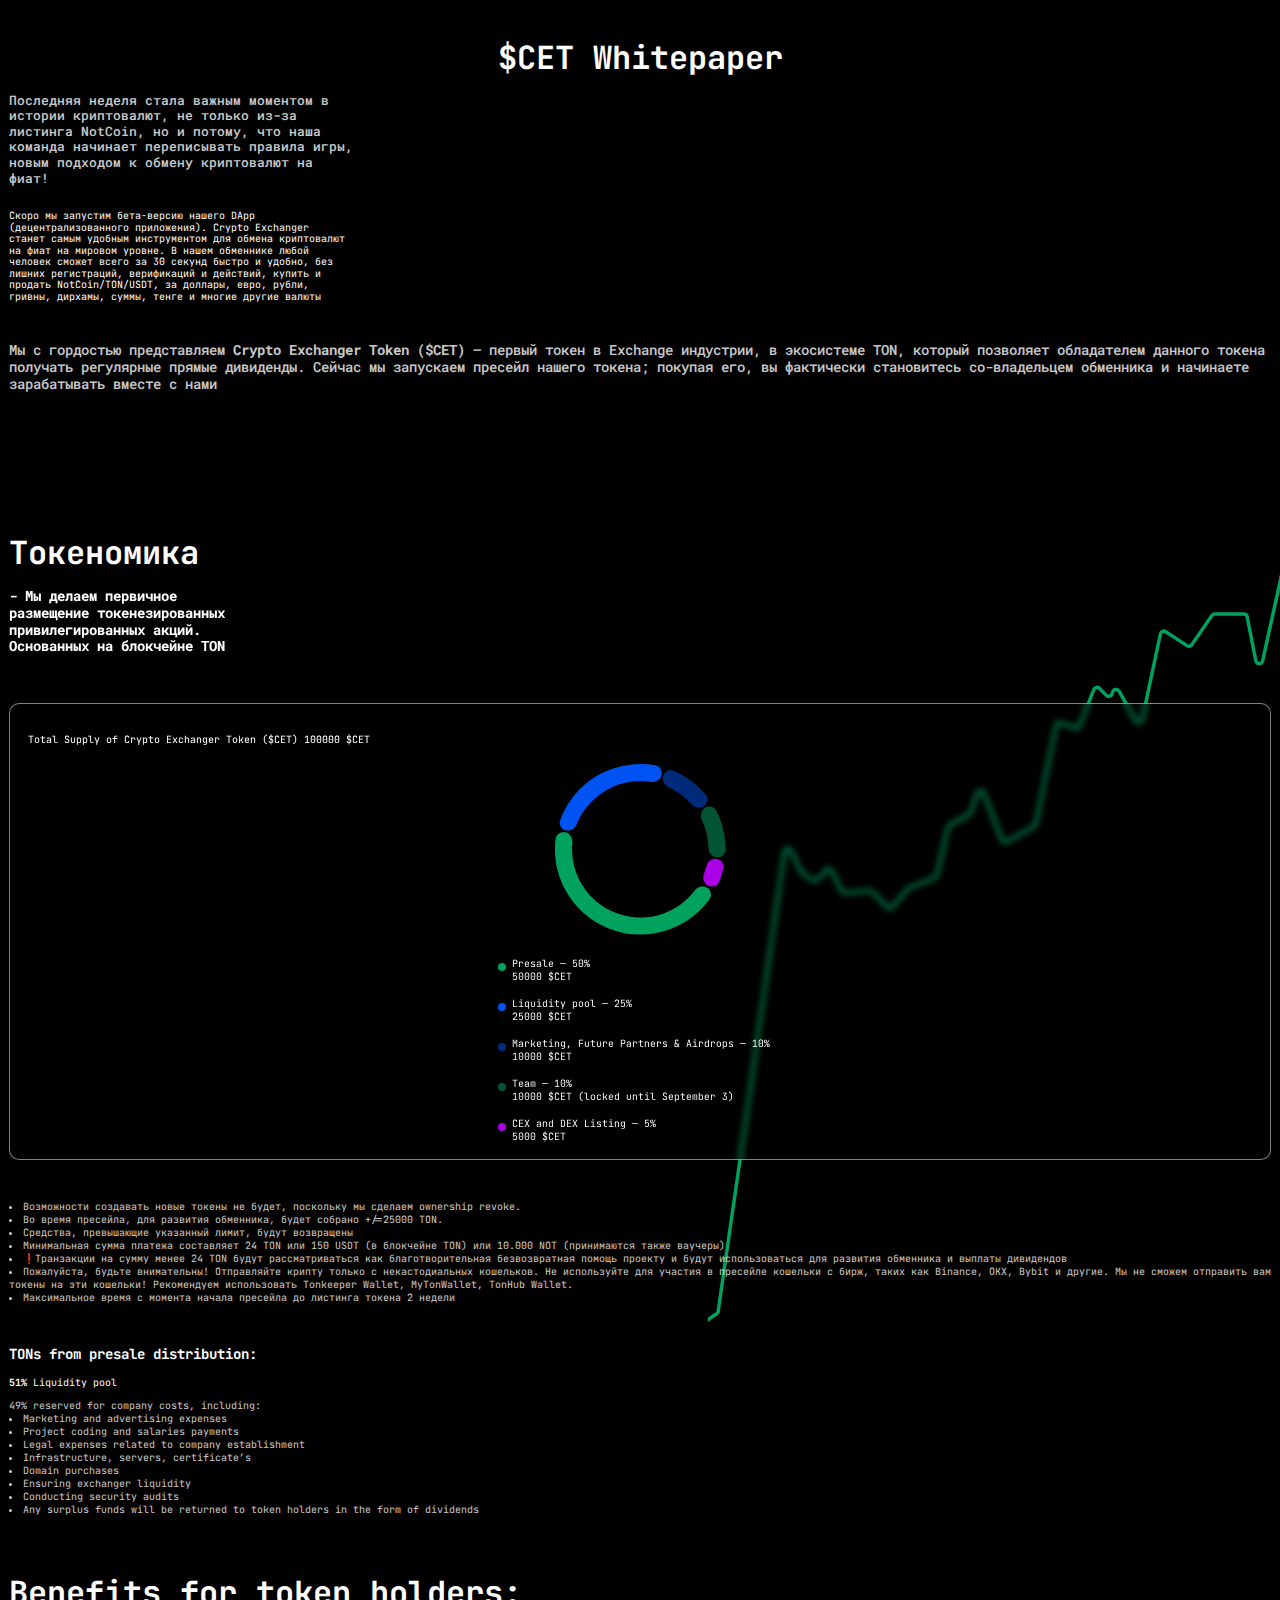
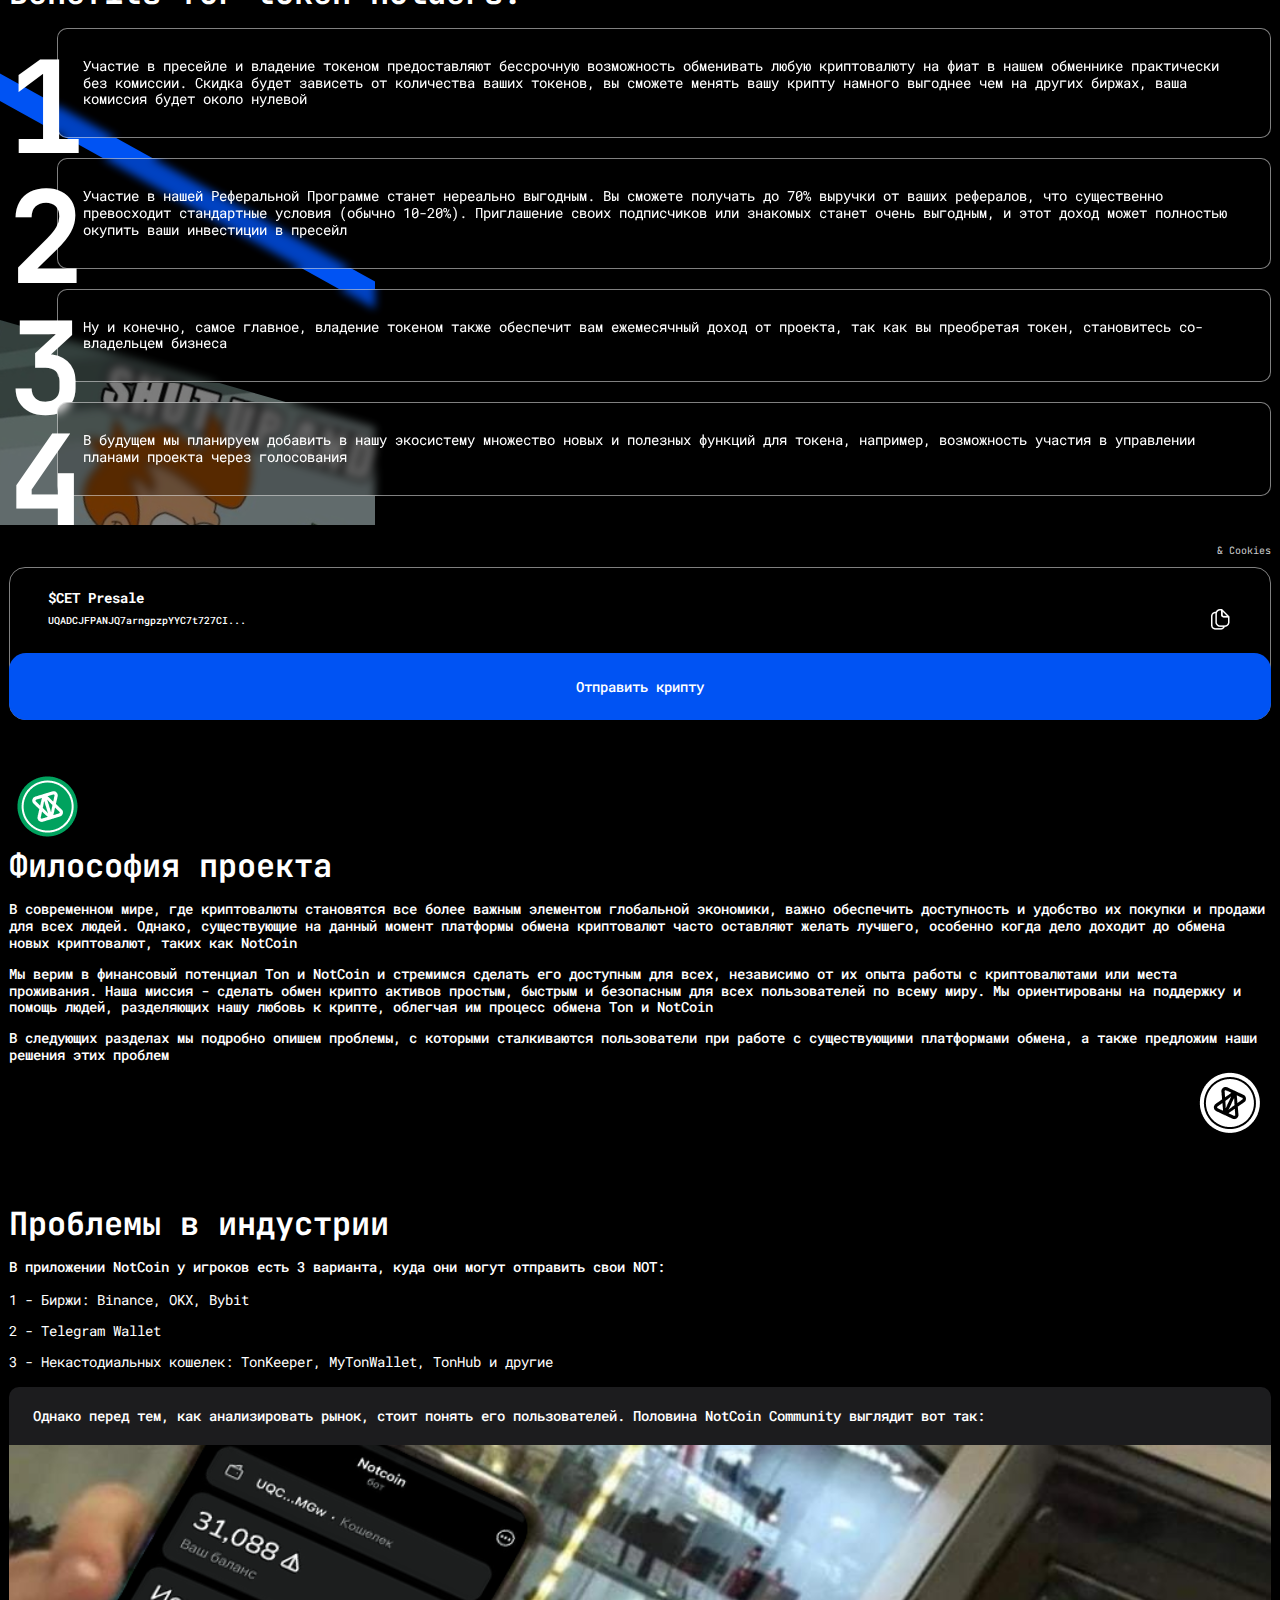
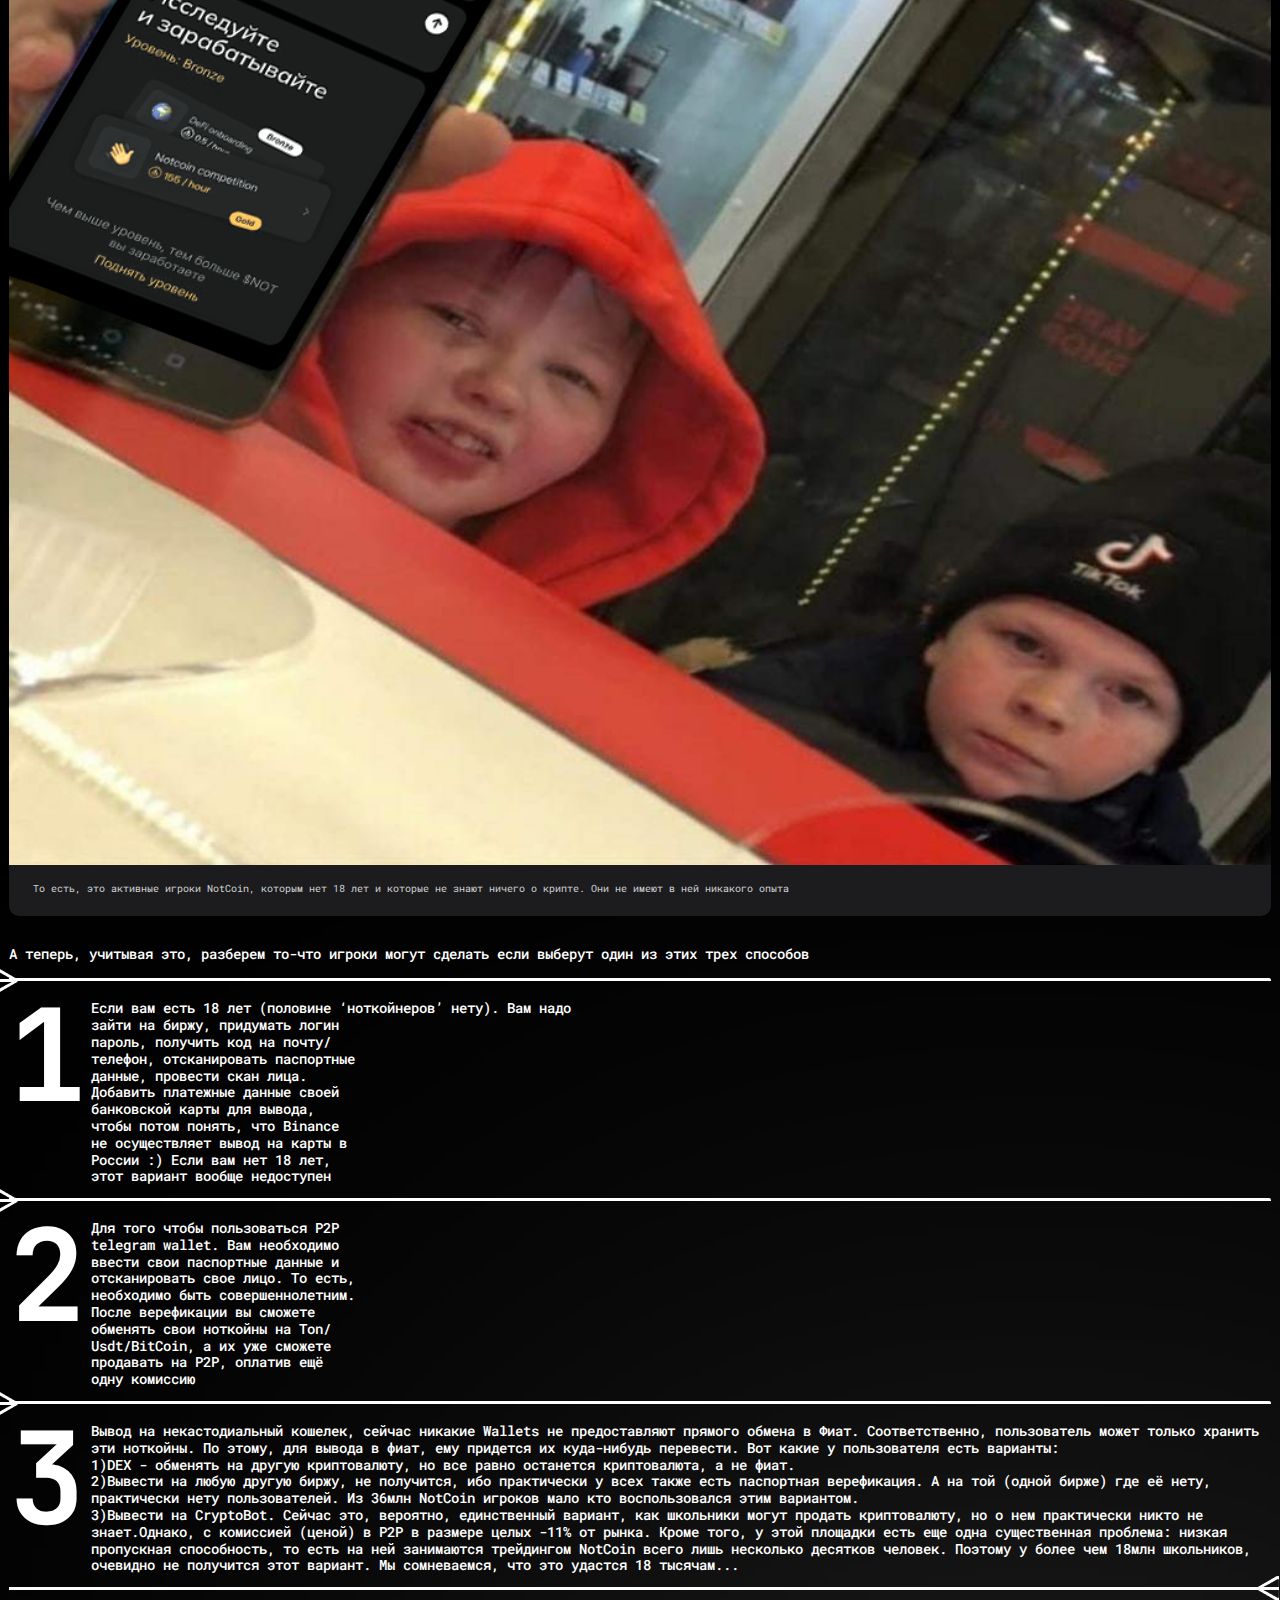
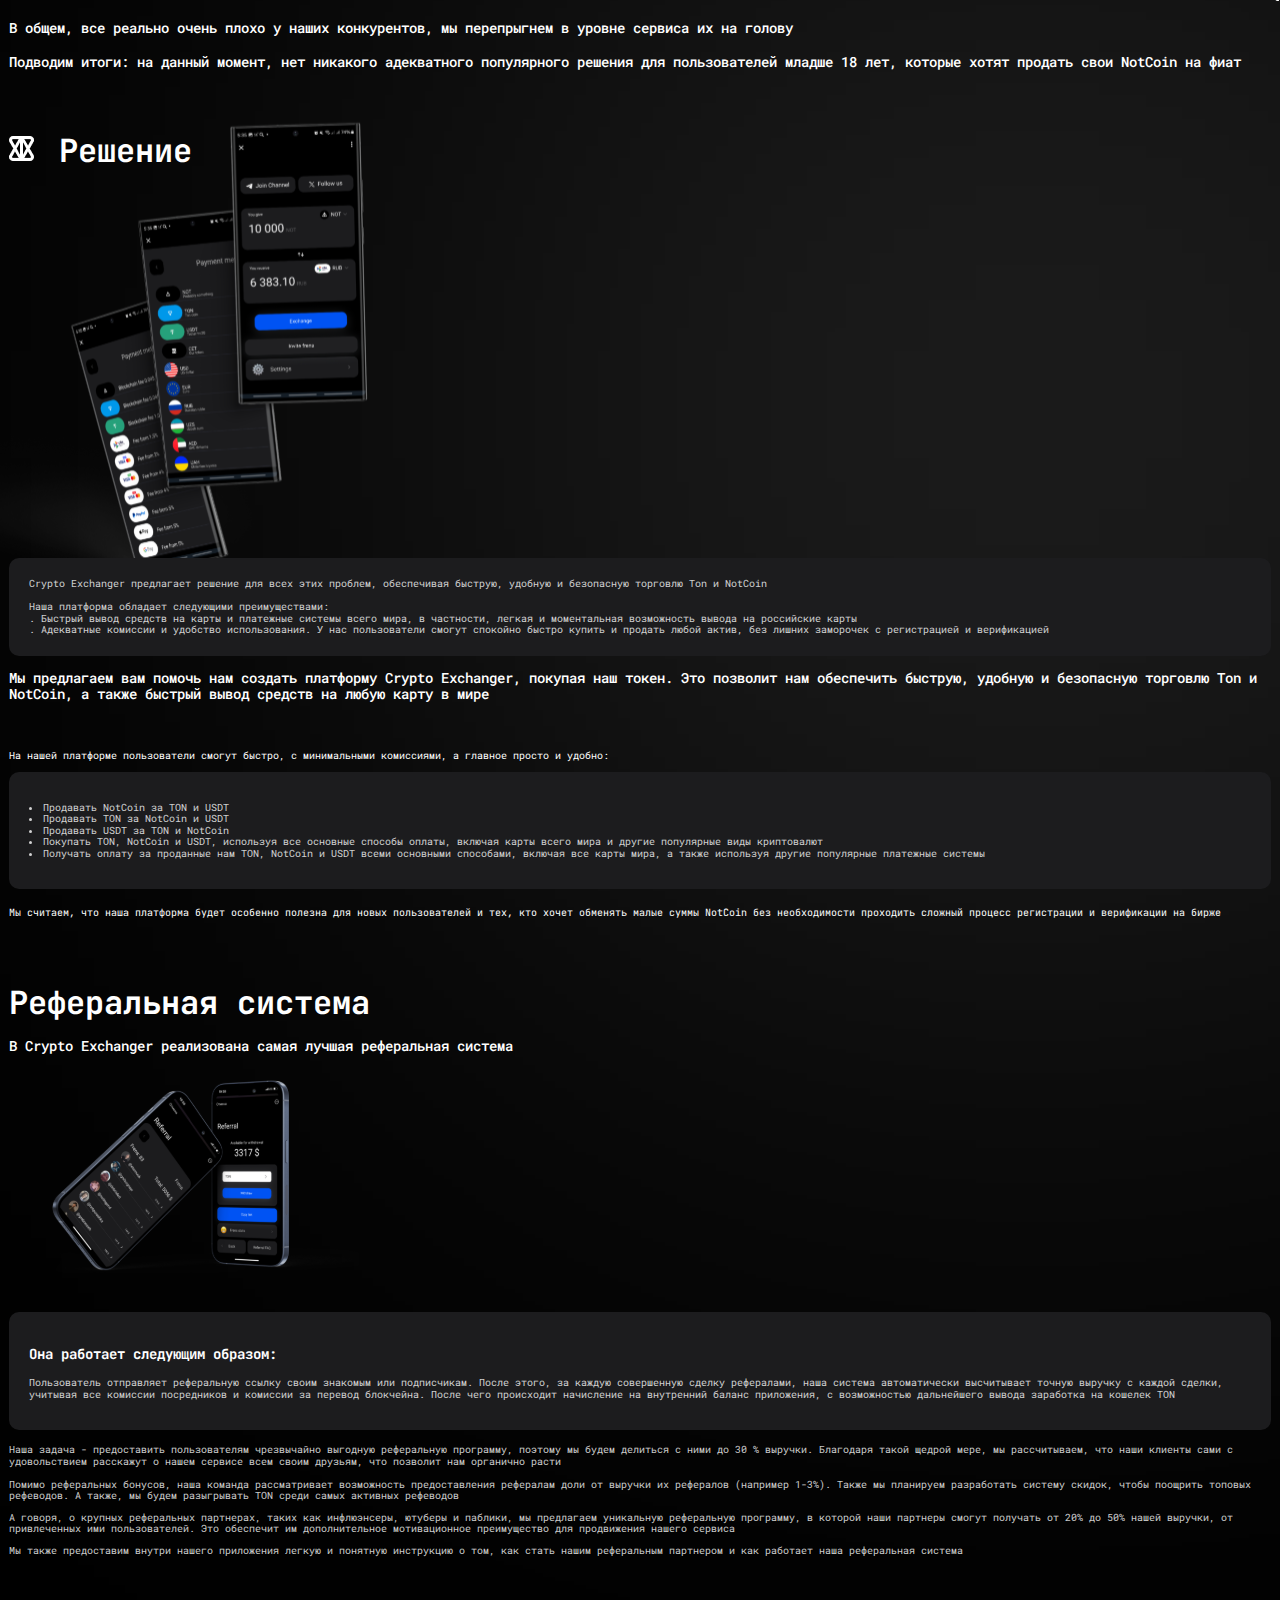
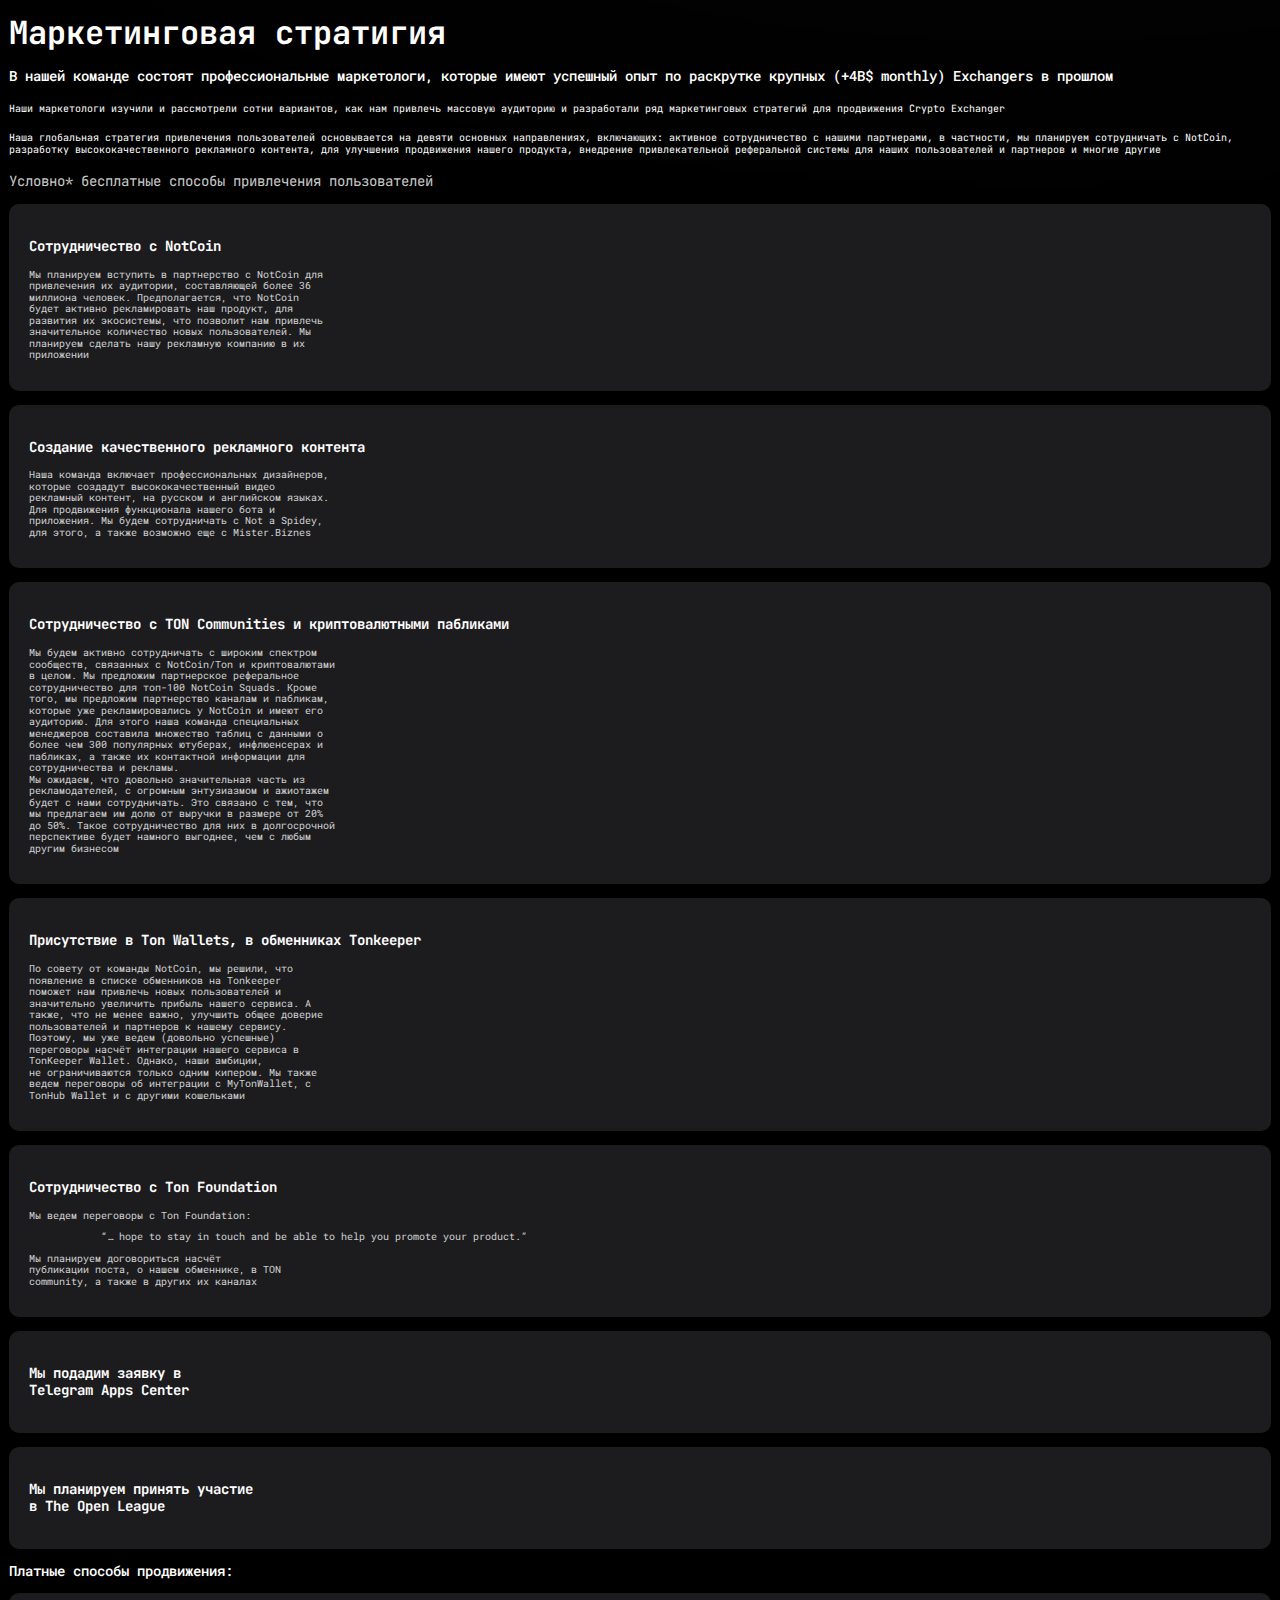
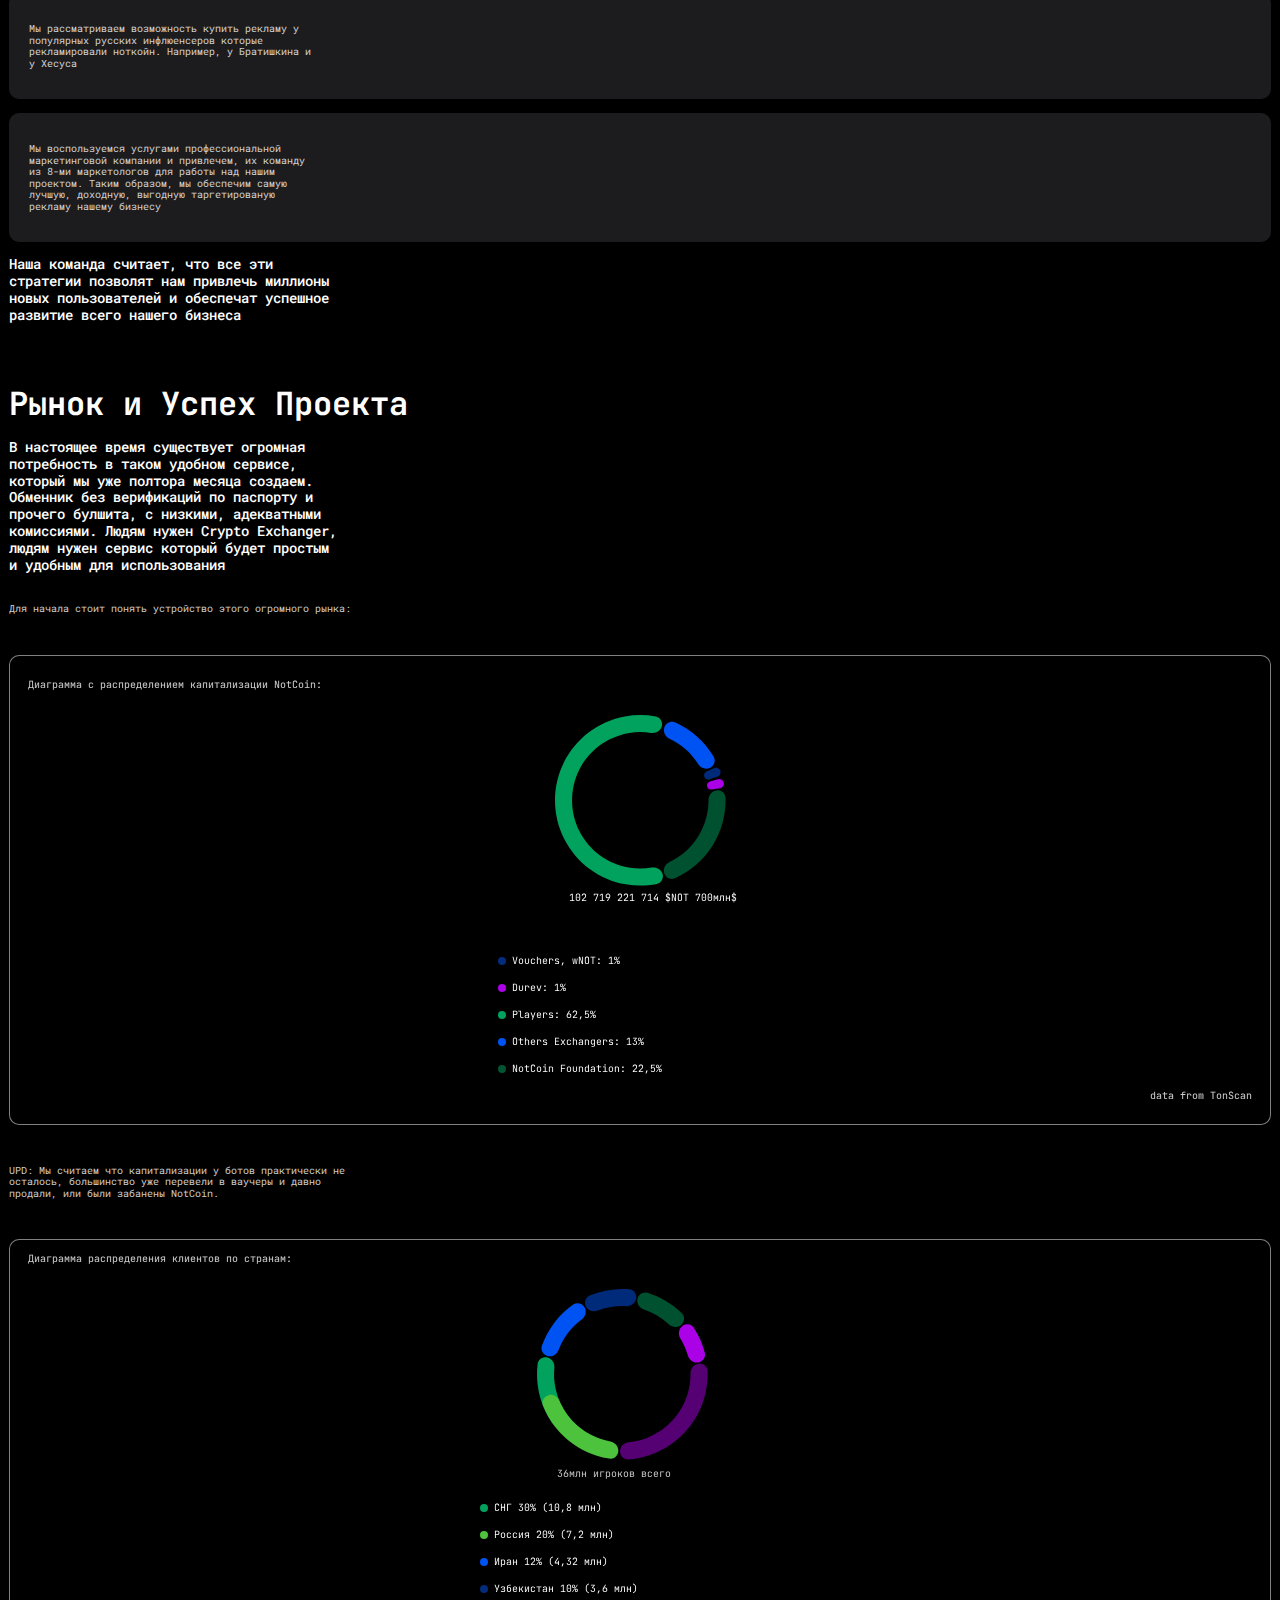
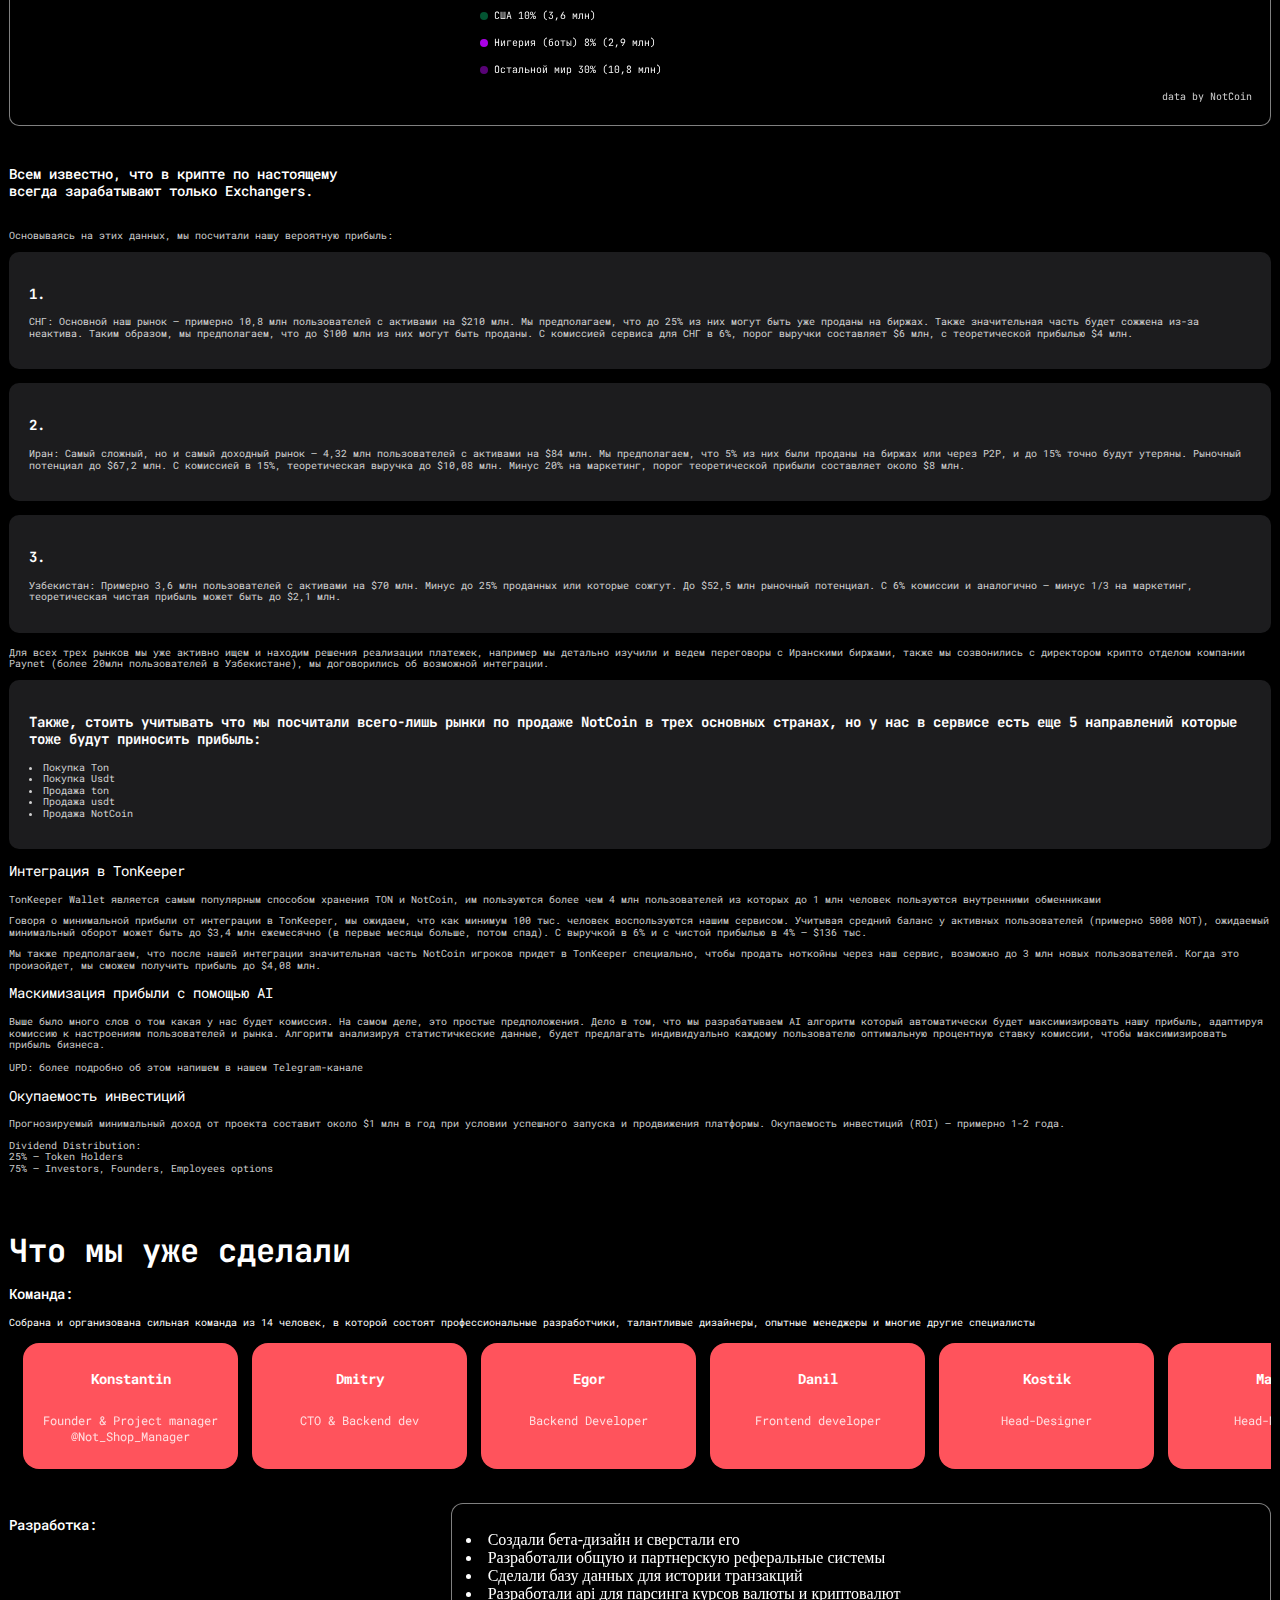
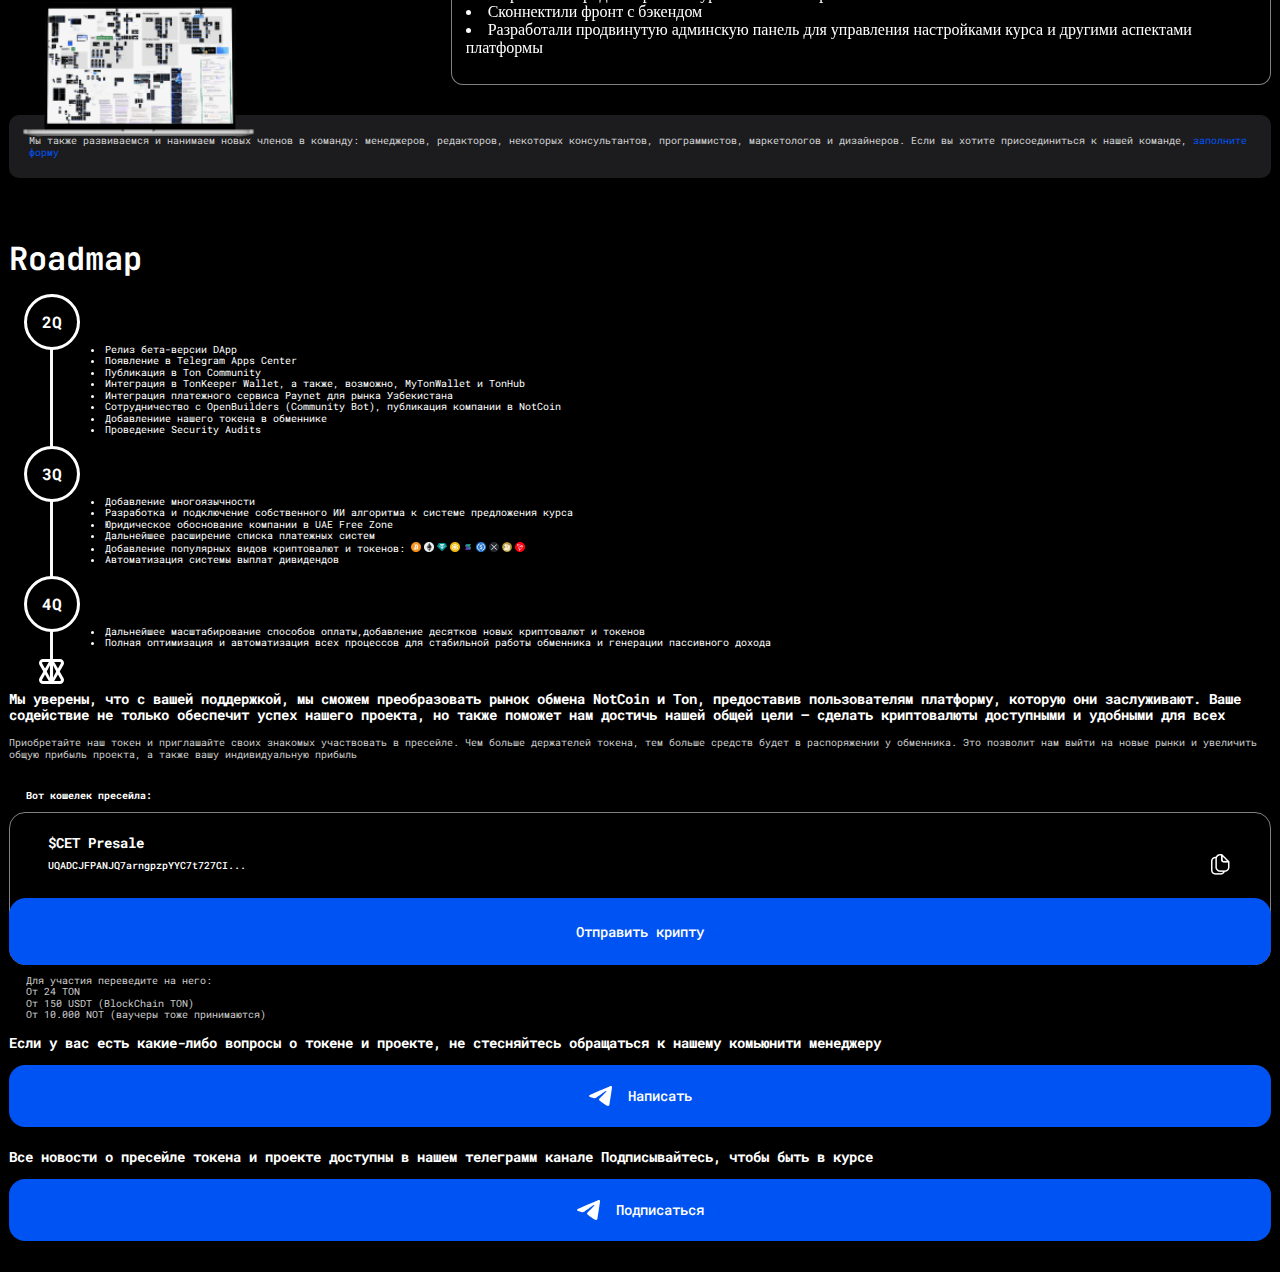
<file: index.html>
<!DOCTYPE html>
<html lang="en">

<head>
    <meta charset="UTF-8">
    <meta http-equiv="X-UA-Compatible" content="IE=edge">
    <meta name="viewport" content="width=device-width, initial-scale=1.0">
    <title>Document</title>
    <link rel="stylesheet" href="style.css">
    <link rel="preconnect" href="https://fonts.googleapis.com">
    <link rel="preconnect" href="https://fonts.gstatic.com" crossorigin>
    <link
        href="https://fonts.googleapis.com/css2?family=Inter:wght@100..900&family=JetBrains+Mono:ital,wght@0,100..800;1,100..800&family=Poppins:ital,wght@0,100;0,200;0,300;0,400;0,500;0,600;0,700;0,800;0,900;1,100;1,200;1,300;1,400;1,500;1,600;1,700;1,800;1,900&family=Roboto+Mono:ital,wght@0,100..700;1,100..700&display=swap"
        rel="stylesheet">
    <link rel="shortcut icon" href="/img/favicon.png" type="image/x-icon">
</head>

<body>
    <section>
        <h2 class="center">$CET Whitepaper</h2>
        <p class="hero1">Последняя неделя стала важным моментом в<br>истории криптовалют, не только из-за<br>листинга
            NotCoin,
            но и потому, что наша<br>команда начинает переписывать правила игры,<br>новым подходом к обмену криптовалют
            на<br>
            фиат!
        </p>
        <p class="hero2">Скоро мы запустим бета-версию нашего DApp<br>(децентрализованного приложения). Crypto
            Exchanger<br>станет самым удобным инструментом для обмена криптовалют<br>на фиат на мировом уровне. В нашем
            обменнике любой<br>человек сможет всего за 30 секунд быстро и удобно, без<br>лишних регистраций, верификаций
            и действий, купить и<br>продать NotCoin/TON/USDT, за доллары, евро, рубли,<br>гривны, дирхамы, суммы, тенге
            и многие другие валюты</p>
        <p class="hero3">Мы с гордостью представляем <strong>Crypto Exchanger Token ($CET)</strong> — первый токен в
            Exchange
            индустрии, в экосистеме TON, который позволяет обладателем данного токена получать регулярные прямые
            дивиденды. Сейчас мы запускаем пресейл нашего токена; покупая его, вы фактически становитесь со-владельцем
            обменника и начинаете зарабатывать вместе с нами
             
        </p>
    </section>
    <section id="tokenomika">
        <h2>Токеномика</h2>
        <p class="tokenomika-text"><strong>- Мы делаем первичное<br>размещение токенезированных<br>привилегированных
                акций.<br>Основанных на блокчейне TON</strong>
        </p>

        <div class="card">
            <p class="second-text">Total Supply of Crypto Exchanger Token ($CET) 100000 $CET</p>
            <div align="center"><img src="/img/circle-graph.svg" alt=""><br><br>
                <img src="/img/tokens-list.svg" alt="">
            </div>
        </div>

        <ul class="tokenomika-list">
            <li>Возможности создавать новые токены не будет, поскольку мы сделаем ownership revoke.
            <li>Во время пресейла, для развития обменника, будет собрано +/=25000 TON.
            <li>Средства, превышающие указанный лимит, будут возвращены
            <li>Минимальная сумма платежа составляет 24 TON или 150 USDT (в блокчейне TON) или 10.000 NOT (принимаются
                также ваучеры)
            <li>❗️Транзакции на сумму менее 24 TON будут рассматриваться как благотворительная безвозвратная помощь
                проекту и будут использоваться для развития обменника и выплаты дивидендов
            <li>Пожалуйста, будьте внимательны! Отправляйте крипту только с некастодиальных кошельков.
                Не используйте для участия в пресейле кошельки с бирж, таких как Binance, OKX, Bybit и другие. Мы не
                сможем отправить вам токены на эти кошельки! Рекомендуем использовать Tonkeeper Wallet, MyTonWallet,
                TonHub Wallet.
            <li>Максимальное время с момента начала пресейла до листинга токена 2 недели
        </ul>
    </section>
    <section>
        <h3>TONs from presale distribution:</h3>
        <p class="distribution1"><strong>51%</strong> Liquidity pool</p>
        <p class="distribution2">49% reserved for company costs, including:</p>
        <ul class="gray-list">
            <li>Marketing and advertising expenses</li>
            <li>Project coding and salaries payments</li>
            <li>Legal expenses related to company establishment</li>
            <li> Infrastructure, servers, certificate’s</li>
            <li>Domain purchases</li>
            <li>Ensuring exchanger liquidity</li>
            <li>Conducting security audits</li>
            <li>Any surplus funds will be returned to token holders in the form of dividends</li>
        </ul>

    </section>
    <section class="benefits">
        <div class="benefitbg"></div>
        <h2>Benefits for token holders:</h2>
        <div class="benefits-item">
            <div class="nums">1</div>
            Участие в пресейле и владение токеном предоставляют бессрочную возможность обменивать любую криптовалюту на
            фиат в нашем обменнике практически без комиссии. Скидка будет зависеть от количества ваших токенов, вы
            сможете менять вашу крипту намного выгоднее чем на других биржах, ваша комиссия будет около нулевой
        </div>
        <div class="benefits-item">
            <div class="nums">2</div>Участие в нашей Реферальной Программе станет нереально выгодным. Вы сможете
            получать
            до 70% выручки от ваших рефералов, что существенно превосходит стандартные условия (обычно 10-20%).
            Приглашение своих подписчиков или знакомых станет очень выгодным, и этот доход может полностью окупить ваши
            инвестиции в пресейл
        </div>
        <div class="benefits-item">
            <div class="nums">3</div>Ну и конечно, самое главное, владение токеном также обеспечит вам
            ежемесячный доход
            от проекта, так как вы преобретая токен, становитесь со-владельцем бизнеса
        </div>
        <div class="benefits-item">
            <div class="nums">4</div>В будущем мы планируем добавить в нашу экосистему множество новых и полезных
            функций для токена, например, возможность участия в управлении планами проекта через голосования

        </div>
    </section>
    <section>
        <p class="cookies-text">& Cookies</p>

        <div class="send-button-block">
            <div class="send-button-content">
                <div class="send-button-title">$CET Presale</div>
                <div class="copy-area"> UQADCJFPANJQ7arngpzpYYC7t727CI...
                    <a href="#" onclick="copy()"><img src="/img/copy.png" alt=""></a>
                </div>
            </div>
            <a target="_blank" href="ton://transfer/UQADCJFPANJQ7arngpzpYYC7t727CIjMPEEHmtgwKUDceRO7"><button
                    class="send-button">Отправить крипту</button></a>
        </div>
    </section>

    <section class="filosofiya">
        <div class="coin1"><img src="/img/coin1.png" alt=""></div>
        <h2>Философия проекта</h2>
        <p>В современном мире, где криптовалюты становятся все более важным элементом глобальной
            экономики, важно обеспечить доступность и удобство их покупки и продажи для всех людей. Однако, существующие
            на данный момент платформы обмена криптовалют часто оставляют желать лучшего, особенно когда дело доходит до
            обмена новых криптовалют, таких как NotCoin
        </p>
        <p>Мы верим в финансовый потенциал Ton и NotCoin и стремимся сделать его доступным для всех,
            независимо от их опыта работы с криптовалютами или места проживания. Наша миссия - сделать обмен крипто
            активов простым, быстрым и безопасным для всех пользователей по всему миру. Мы ориентированы на поддержку и
            помощь людей, разделяющих нашу любовь к крипте, облегчая им процесс обмена Ton и NotCoin
        </p>
        <p>В следующих разделах мы подробно опишем проблемы, с которыми сталкиваются пользователи при
            работе с существующими платформами обмена, а также предложим наши решения этих проблем</p>
        <div class="coin2"><img src="/img/coin2.png" alt=""></div>
    </section>
    <section class="problems">
        <h2>Проблемы в индустрии</h2>
        <p class="white-p">В приложении NotCoin у игроков есть 3 варианта, куда они могут отправить свои NOT:</p>
        <ol>
            <li>1 - Биржи: Binance, OKX, Bybit</li>
            <li>2 - Telegram Wallet</li>
            <li>3 - Некастодиальных кошелек: TonKeeper, MyTonWallet, TonHub и другие</li>
        </ol>
        <div class="meme-block">
            <div class="image-top">Однако перед тем, как анализировать рынок, стоит понять его пользователей. Половина
                NotCoin Community выглядит вот так:</div>

            <div class="meme-container"><img class="full" src="/img/meme_not3 2.svg" alt=""></div>

            <div class="image-bottom">То есть, это активные игроки NotCoin, которым нет 18 лет и которые не знают ничего
                о крипте. Они не имеют в ней никакого опыта </div>
        </div>


        <div class="problem-descr">А теперь, учитывая это, разберем то-что игроки могут сделать если выберут один из
            этих
            трех способов</div>

        <div class="problem-item">
            <div class="problem-num">1</div>
            <div class="problem-text">Если вам есть 18 лет (половине ‘ноткойнеров’ нету). Вам надо<br>зайти на биржу,
                придумать логин<br>пароль, получить код на почту/<br>телефон, отсканировать паспортные<br>данные,
                провести скан лица.<br>Добавить платежные
                данные своей<br>банковской карты для вывода,<br>чтобы потом понять, что Binance<br>не осуществляет вывод
                на карты
                в<br>России :) Если вам нет 18 лет,<br>этот вариант вообще недоступен</div>

        </div>
        <div class="problem-item">
            <div class="problem-num">2</div>
            <div class="problem-text">Для того чтобы пользоваться P2P<br>telegram wallet. Вам необходимо<br>ввести свои
                паспортные данные и<br>отсканировать свое лицо. То есть,<br>необходимо быть совершеннолетним.<br>После
                верефикации вы сможете<br>обменять свои ноткойны на Ton/<br>Usdt/BitCoin, а их уже сможете<br>продавать
                на
                P2P,
                оплатив ещё<br>одну комиссию</div>

        </div>
        <div class="problem-item problem-last">
            <div class="problem-num">3</div>
            <div class="problem-text">Вывод на некастодиальный кошелек, сейчас никакие Wallets не предоставляют прямого
                обмена в Фиат. Соответственно, пользователь может только хранить эти ноткойны. По этому, для вывода в
                фиат, ему придется их куда-нибудь перевести.
                Вот какие у пользователя есть варианты:<br>
                1)DEX - обменять на другую криптовалюту, но все равно останется криптовалюта, а не фиат.<br>
                2)Вывести на любую другую биржу, не получится, ибо практически у всех также есть паспортная верефикация.
                А на той (одной бирже) где её нету, практически нету пользователей. Из 36млн NotCoin игроков мало кто
                воспользовался этим вариантом.<br>
                3)Вывести на CryptoBot. Сейчас это, вероятно, единственный вариант, как школьники могут продать
                криптовалюту, но о нем практически никто не знает.Однако, с комиссией (ценой) в P2P в размере целых -11%
                от рынка. Кроме того, у этой площадки есть еще одна существенная проблема: низкая пропускная
                способность, то есть на ней занимаются трейдингом NotCoin всего лишь несколько десятков человек. Поэтому
                у более чем 18млн школьников, очевидно не получится этот вариант. Мы сомневаемся, что это удастся 18
                тысячам...</div>

        </div>
        <p class="after-problems">В общем, все реально очень плохо у наших конкурентов, мы перепрыгнем в уровне сервиса
            их
            на голову<br><br>
            Подводим итоги: на данный момент, нет никакого адекватного популярного решения для пользователей младше 18
            лет, которые хотят продать свои NotCoin на фиат</p>
    </section>

    <section class="solution">
        <h2 class="solution-title">Решение</h2>
        <div class="solution-img"></div>
        <div class="solution-block">
            Crypto Exchanger предлагает решение для всех этих проблем, обеспечивая быструю, удобную и безопасную
            торговлю Ton и NotCoin<br><br>
            Наша платформа обладает следующими преимуществами:<br>
            . Быстрый вывод средств на карты и платежные системы всего мира, в частности, легкая и моментальная
            возможность вывода на российские карты<br>
            . Адекватные комиссии и удобство использования. У нас пользователи смогут спокойно быстро купить и продать
            любой актив, без лишних заморочек с регистрацией и верификацией</div>

        <p class="solution-text">Мы предлагаем вам помочь нам создать платформу Crypto Exchanger, покупая наш токен. Это
            позволит нам обеспечить быструю, удобную и безопасную торговлю Ton и NotCoin, а также быстрый вывод средств
            на любую карту в мире</p>

        <p class="solution-text3">На нашей платформе пользователи смогут быстро, с минимальными комиссиями, а главное
            просто и удобно:</p>

        <div class="solution-block">
            <ul>
                <li>Продавать NotCoin за TON и USDT</li>
                <li>Продавать TON за NotCoin и USDT</li>
                <li>Продавать USDT за TON и NotCoin</li>
                <li>Покупать TON, NotCoin и USDT, используя все основные способы оплаты, включая карты всего мира и
                    другие
                    популярные виды криптовалют</li>
                <li>Получать оплату за проданные нам TON, NotCoin и USDT всеми основными способами, включая все карты
                    мира, а
                    также используя другие популярные платежные системы</li>
            </ul>
        </div>

        <p class="second-text">Мы считаем, что наша платформа будет особенно полезна для новых пользователей и тех, кто
            хочет обменять малые суммы NotCoin без необходимости проходить сложный процесс регистрации и верификации на
            бирже</p>
    </section>
    <section class="referal">
        <div class="blue-circle"></div>
        <h2>Реферальная система</h2>
        <p class="ref-subtitle">В Crypto Exchanger реализована самая лучшая реферальная система</p>
        <img src="/img/iPhone 15 Pro CET.svg" class="ref-iphone" width="350px" alt="">
        <div class="solution-block">
            <h3>Она работает следующим образом:</h3>
            <p>Пользователь отправляет реферальную ссылку своим знакомым или подписчикам. После этого, за
                каждую совершенную сделку рефералами, наша система автоматически высчитывает точную выручку с каждой
                сделки,
                учитывая все комиссии посредников и комиссии за перевод блокчейна. После чего происходит начисление на
                внутренний баланс приложения, с возможностью дальнейшего вывода заработка на кошелек TON</p>
        </div>
        <p class="ref-text">
            Наша задача - предоставить пользователям чрезвычайно выгодную реферальную программу, поэтому мы будем
            делиться с ними до 30 % выручки. Благодаря такой щедрой мере, мы рассчитываем, что наши клиенты сами с
            удовольствием расскажут о нашем сервисе всем своим друзьям, что позволит нам органично расти
            <br><br>
            Помимо реферальных бонусов, наша команда рассматривает возможность предоставления рефералам доли от выручки
            их рефералов (например 1-3%). Также мы планируем разработать систему скидок, чтобы поощрить топовых
            рефеводов. А также, мы будем разыгрывать TON среди самых активных рефеводов
        </p>
        <p class="ref-text">А говоря, о крупных реферальных партнерах, таких как инфлюэнсеры, ютуберы и паблики, мы
            предлагаем уникальную реферальную программу, в которой наши партнеры смогут получать от 20% до 50% нашей
            выручки, от привлеченных ими пользователей.
            Это обеспечит им дополнительное мотивационное преимущество для продвижения нашего сервиса</p>
        <p class="ref-text">Мы также предоставим внутри нашего приложения легкую и понятную инструкцию о том, как стать
            нашим реферальным партнером и как работает наша реферальная система</p>
    </section>

    <section>
        <h2>Маркетинговая стратигия</h2>
        <p class="marketing-subtitle">В нашей команде состоят профессиональные маркетологи, которые имеют успешный опыт
            по раскрутке крупных (+4B$ monthly) Exchangers в прошлом</p>
        <p class="second-text">Наши маркетологи изучили и рассмотрели сотни вариантов, как нам привлечь массовую
            аудиторию и разработали ряд маркетинговых стратегий для продвижения Crypto Exchanger</p>
        <p class="second-text">Наша глобальная стратегия привлечения пользователей основывается на девяти основных
            направлениях, включающих: активное сотрудничество с нашими партнерами, в частности, мы планируем
            сотрудничать с NotCoin, разработку высококачественного рекламного контента, для улучшения продвижения нашего
            продукта, внедрение привлекательной реферальной системы для наших пользователей и партнеров и многие другие
        </p>

        <p class="white-text">Условно* бесплатные способы привлечения пользователей
        </p>

        <div class="solution-block">
            <h3>Сотрудничество с NotCoin</h3>
            <p>Мы планируем вступить в партнерство с NotCoin для<br>привлечения их аудитории, составляющей более 36<br>
                миллиона человек. Предполагается, что NotCoin<br>будет активно рекламировать наш продукт,
                для<br>развития их
                экосистемы, что позволит нам привлечь<br>значительное количество новых пользователей. Мы<br>планируем
                сделать
                нашу рекламную компанию в их<br>приложении</p>
        </div>
        <div class="solution-block">
            <h3>Создание качественного рекламного контента</h3>
            <p>Наша команда включает профессиональных дизайнеров,<br>которые создадут высококачественный
                видео<br>рекламный
                контент, на русском и английском языках.<br>Для продвижения функционала нашего бота и<br>приложения. Мы
                будем
                сотрудничать с Not а Spidey,<br>для этого, а также возможно еще с Mister.Biznes</p>
        </div>
        <div class="solution-block">
            <h3>Сотрудничество с TON Communities и криптовалютными пабликами</h3>
            <p>Мы будем активно сотрудничать с широким спектром<br>сообществ, связанных с NotCoin/Ton и
                криптовалютами<br>в
                целом. Мы предложим партнерское реферальное<br>сотрудничество для топ-100 NotCoin Squads. Кроме<br>того,
                мы
                предложим партнерство каналам и пабликам,<br>которые уже рекламировались у NotCoin и имеют
                его<br>аудиторию.
                Для этого наша команда специальных<br>менеджеров составила множество таблиц с данными о<br>более чем 300
                популярных ютуберах, инфлюенсерах и<br>пабликах, а также их контактной информации для<br>сотрудничества
                и
                рекламы.<br>
                Мы ожидаем, что довольно значительная часть из<br>рекламодателей, с огромным энтузиазмом и
                ажиотажем<br>будет
                с нами сотрудничать. Это связано с тем, что<br>мы предлагаем им долю от выручки в размере от 20%<br>до
                50%.
                Такое сотрудничество для них в долгосрочной<br>перспективе будет намного выгоднее, чем с любым<br>другим
                бизнесом</p>
        </div>
        <div class="solution-block">
            <h3>Присутствие в Ton Wallets, в обменниках Tonkeeper</h3>
            <p>По совету от команды NotCoin, мы решили, что<br>появление в списке обменников на Tonkeeper<br>поможет нам
                привлечь новых пользователей и<br>значительно увеличить прибыль нашего сервиса. А<br>также, что не менее
                важно, улучшить общее доверие<br>пользователей и партнеров к нашему сервису.<br>
                Поэтому, мы уже ведем (довольно успешные)<br>переговоры насчёт интеграции нашего сервиса в<br>TonKeeper
                Wallet. Однако, наши амбиции,<br>не ограничиваются только одним кипером. Мы также<br>ведем переговоры об
                интеграции с MyTonWallet, с<br>TonHub Wallet и с другими кошельками</p>
        </div>
        <div class="solution-block">
            <h3>Сотрудничество с Ton Foundation</h3>
            <p>Мы ведем переговоры с Ton Foundation:</p>
            <p class="quote">“… hope to stay in touch and be able to help you promote your product.”</p>
            <p> Мы планируем договориться насчёт<br>публикации поста, о нашем обменнике, в TON<br>community, а также в
                других их каналах</p>
        </div>
        <div class="solution-block">
            <h3>Мы подадим заявку в<br>Telegram Apps Center</h3>
        </div>
        <div class="solution-block">
            <h3>Мы планируем принять участие<br>в The Open League</h3>
        </div>
        <p class="marketing-subtitle">Платные способы продвижения:</p>
        <div class="solution-block">
            <p>Мы рассматриваем возможность купить рекламу у<br>популярных русских инфлюенсеров которые<br>рекламировали
                ноткойн. Например, у Братишкина и<br>у Хесуса</p>
        </div>
        <div class="solution-block">
            <p>Мы воспользуемся услугами профессиональной<br>маркетинговой компании и привлечем, их команду<br>из 8-ми
                маркетологов для работы над нашим<br>проектом. Таким образом, мы обеспечим самую<br>лучшую, доходную,
                выгодную
                таргетированую<br>рекламу нашему бизнесу</p>
        </div>
        <p class="marketing-subtitle">Наша команда считает, что все эти<br>стратегии позволят нам привлечь
            миллионы<br>новых
            пользователей и обеспечат успешное<br>развитие всего нашего бизнеса</p>
    </section>
    <section>
        <h2>Рынок и Успех Проекта</h2>
        <p class="sucess-descr">В настоящее время существует огромная<br>потребность в таком удобном сервисе,<br>который
            мы
            уже полтора месяца создаем.<br>Обменник без верификаций по паспорту и<br>прочего булшита, c низкими,
            адекватными<br>
            комиссиями. Людям нужен Crypto Exchanger,<br>людям нужен сервис который будет простым<br>и удобным для
            использования</p>
        <p class="sucess-subtitle">Для начала стоит понять устройство этого огромного рынка:</p>
        <div class="card">
            <p class="card-title">Диаграмма с распределением капитализации NotCoin:
            </p>
            <div class="center"><img src="/img/market.svg" alt=""></div>
            <p class="card-right">data from TonScan</p>
        </div>
        <p class="undercard">UPD: Мы считаем что капитализации у ботов практически не<br>осталось, большинство уже
            перевели в ваучеры и давно<br>продали, или были забанены NotCoin. </p>
        <div class="card">
            <div class="card-title">Диаграмма распределения клиентов по странам:</div>
            <div class="center"><img src="/img/countries.svg" alt=""></div>
            <p class="card-right">data by NotCoin
            </p>
        </div>


        <p class="sucess-descr">Всем известно, что в крипте по настоящему<br>всегда зарабатывают только Exchangers. </p>
        <p class="sucess-subtitle">Основываясь на этих данных, мы посчитали нашу вероятную прибыль:</p>
        <div class="solution-block">
            <h3>1.</h3>
            <p>СНГ: Основной наш рынок — примерно 10,8 млн пользователей с активами на $210 млн. Мы предполагаем, что до
                25% из них могут быть уже проданы на биржах. Также значительная часть будет сожжена из-за неактива.
                Таким образом, мы предполагаем, что до $100 млн из них могут быть проданы. С комиссией сервиса для СНГ в
                6%, порог выручки составляет $6 млн, с теоретической прибылью $4 млн.</p>
        </div>
        <div class="solution-block">
            <h3>2.</h3>
            <p>Иран: Самый сложный, но и самый доходный рынок — 4,32 млн пользователей с активами на $84 млн. Мы
                предполагаем, что 5% из них были проданы на биржах или через P2P, и до 15% точно будут утеряны. Рыночный
                потенциал до $67,2 млн. C комиссией в 15%, теоретическая выручка до $10,08 млн. Минус 20% на маркетинг,
                порог теоретической прибыли составляет около $8 млн.</p>
        </div>
        <div class="solution-block">
            <h3>3.</h3>
            <p>Узбекистан: Примерно 3,6 млн пользователей с активами на $70 млн. Минус до 25% проданных или которые
                сожгут. До $52,5 млн рыночный потенциал. С 6% комиссии и аналогично — минус 1/3 на маркетинг,
                теоретическая чистая прибыль может быть до $2,1 млн.</p>
        </div>
        <p class="sucess-subtitle">Для всех трех рынков мы уже активно ищем и находим решения реализации платежек,
            например мы детально изучили и ведем переговоры с Иранскими биржами, также мы созвонились с директором
            крипто отделом компании Paynet (более 20млн пользователей в Узбекистане), мы договорились об возможной
            интеграции.</p>
        <div class="solution-block">
            <h3>Также, стоить учитывать что мы посчитали всего-лишь рынки по продаже NotCoin в трех основных странах, но
                у нас в сервисе есть еще 5 направлений которые тоже будут приносить прибыль:</h3>
            <p>
            <ul>
                <li>Покупка Ton </li>
                <li>Покупка Usdt</li>
                <li>Продажа ton</li>
                <li>Продажа usdt</li>
                <li>Продажа NotCoin </li>
            </ul>

            </p>
        </div>
        <p class="market-subtitle">Интеграция в TonKeeper</p>
        <p class="sucess-subtitle">TonKeeper Wallet является самым популярным способом хранения TON и NotCoin, им
            пользуются более чем 4 млн пользователей из которых до 1 млн человек пользуются внутренними обменниками </p>
        <p class="sucess-subtitle">Говоря о минимальной прибыли от интеграции в TonKeeper, мы ожидаем, что как минимум
            100 тыс. человек воспользуются нашим сервисом. Учитывая средний баланс у активных пользователей (примерно
            5000 NOT), ожидаемый минимальный оборот может быть до $3,4 млн ежемесячно (в первые месяцы больше, потом
            спад). С выручкой в 6% и с чистой прибылью в 4% — $136 тыс.</p>
        <p class="sucess-subtitle">Мы также предполагаем, что после нашей интеграции значительная часть NotCoin игроков
            придет в TonKeeper специально, чтобы продать ноткойны через наш сервис, возможно до 3 млн новых
            пользователей. Когда это произойдет, мы сможем получить прибыль до $4,08 млн.</p>
        <p class="market-subtitle">Маскимизация прибыли с помощью AI</p>
        <p class="sucess-subtitle">Выше было много слов о том какая у нас будет комиссия. На самом деле, это простые
            предположения. Дело в том,
            что мы разрабатываем AI алгоритм который автоматически будет максимизировать нашу прибыль, адаптируя
            комиссию к настроениям пользователей и рынка. Алгоритм анализируя статистичкеские данные, будет предлагать
            индивидуально каждому пользователю оптимальную процентную ставку комиссии, чтобы максимизировать прибыль
            бизнеса. <br><br>UPD: более подробно об этом напишем в нашем Telegram-канале</p>
        <p class="market-subtitle">Окупаемость инвестиций</p>
        <p class="sucess-subtitle">Прогнозируемый минимальный доход от проекта составит около $1 млн в год при условии
            успешного запуска и
            продвижения платформы. Окупаемость инвестиций (ROI) — примерно 1-2 года.</p>
        <p class="sucess-subtitle">Dividend Distribution:<br>
            25% — Token Holders<br>75% — Investors, Founders, Employees options</p>
    </section>
    <section>
        <h2>Что мы уже сделали</h2>
        <p class="marketing-subtitle">Команда:</p>
        <p class="third-text">Собрана и организована сильная команда из 14 человек, в которой состоят профессиональные
            разработчики, талантливые дизайнеры, опытные менеджеры и многие другие специалисты</p>

        <ul class="items">
            <li class="item">
                <div class="member-name">Konstantin</div>
                <p>Founder & Project manager<br>@Not_Shop_Manager</p>
            </li>
            <li class="item">
                <div class="member-name">Dmitry</div>
                <p>CTO & Backend dev</p>
            </li>
            <li class="item">
                <div class="member-name">Egor</div>
                <p>Backend Developer</p>
            </li>
            <li class="item">
                <div class="member-name">Danil</div>
                <p>Frontend developer</p>
            </li>
            <li class="item">
                <div class="member-name">Kostik</div>
                <p>Head-Designer</p>
            </li>
            <li class="item">
                <div class="member-name">Maxim</div>
                <p>Head-Manager</p>
            </li>
            <li class="item">
                <div class="member-name">Alexander</div>
                <p>Head-Marketer</p>
            </li>
        </ul>
        <div class="we-did">
            <div class="we-did-image-area">
                <p class="marketing-subtitle">Разработка:</p><br><br><br><img src="/img/MacBook Pro 18.png"
                    width="281px" alt="">
            </div>
            <div class="done">
                <ul>
                    <li>Создали бета-дизайн и сверстали его</li>
                    <li>Разработали общую и партнерскую реферальные системы</li>
                    <li>Сделали базу данных для истории транзакций</li>
                    <li>Разработали api для парсинга курсов валюты и криптовалют</li>
                    <li>Сконнектили фронт с бэкендом</li>
                    <li>Разработали продвинутую админскую панель для управления настройками курса и другими аспектами
                        платформы</li>
                </ul>
            </div>
        </div>

        <div class="solution-block">Мы также развиваемся и нанимаем новых членов в команду: менеджеров, редакторов,
            некоторых консультантов, программистов, маркетологов и дизайнеров. Если вы хотите присоединиться к нашей
            команде, <a href="https://forms.gle/6ocVM63iAKxwkwgY9">заполните форму</a></div>
    </section>
    <section class="roadmap">
        <h2>Roadmap</h2>
        <div class="roadmap-content">
            <div class="timeline"></div>
            <div class="quarter">
                <div class="qnum">2Q</div>
                <ul>
                    <li> Релиз бета-версии DApp</li>
                    <li>Появление в Telegram Apps Center</li>
                    <li>Публикация в Ton Community</li>
                    <li>Интеграция в TonKeeper Wallet, а также, возможно, MyTonWallet и TonHub</li>
                    <li>Интеграция платежного сервиса Paynet для рынка Узбекистана</li>
                    <li>Сотрудничество с OpenBuilders (Community Bot), публикация компании в NotCoin</li>
                    <li>Добавлениие нашего токена в обменнике</li>
                    <li>Проведение Security Audits</li>
                </ul>
            </div>
            <div class="quarter">
                <div class="qnum">3Q</div>
                <ul>
                    <li>Добавление многоязычности</li>
                    <li>Разработка и подключение собственного ИИ алгоритма к системе предложения курса</li>
                    <li>Юридическое обоснование компании в UAE Free Zone</li>
                    <li>Дальнейшее расширение списка платежных систем</li>
                    <li>Добавление популярных видов криптовалют и токенов: <img src="/img/coins.png" alt=""></li>
                    <li>Автоматизация системы выплат дивидендов</li>
                </ul>
            </div>
            <div class="quarter">
                <div class="qnum">4Q</div>
                <ul>
                    <li>Дальнейшее масштабирование способов оплаты,добавление десятков новых криптовалют и токенов</li>
                    <li>Полная оптимизация и автоматизация всех процессов для стабильной работы обменника и генерации
                        пассивного дохода</li>
                </ul>
            </div>
            <div class="timeline-end"></div>
        </div>

    </section>
    <section>
        <p class="final-text">Мы уверены, что с вашей поддержкой, мы сможем преобразовать рынок обмена NotCoin и Ton,
            предоставив пользователям платформу, которую они заслуживают. Ваше содействие не только обеспечит успех
            нашего проекта, но также поможет нам достичь нашей общей цели — сделать криптовалюты доступными и удобными
            для всех</p>

        <p class="final-subtitle">Приобретайте наш токен и приглашайте своих знакомых участвовать в пресейле. Чем больше
            держателей токена, тем больше средств будет в распоряжении у обменника. Это позволит нам выйти на новые
            рынки и увеличить общую прибыль проекта, а также вашу индивидуальную прибыль</p>

        <p class="wallet-title">Вот кошелек пресейла:</p>

        <div class="send-button-block">
            <div class="send-button-content">
                <div class="send-button-title">$CET Presale</div>
                <div class="copy-area"> UQADCJFPANJQ7arngpzpYYC7t727CI...
                    <a href="#" onclick="copy()"><img src="/img/copy.png" alt=""></a>
                </div>
            </div>
            <a target="_blank" href="ton://transfer/UQADCJFPANJQ7arngpzpYYC7t727CIjMPEEHmtgwKUDceRO7"><button
                    class="send-button">Отправить крипту</button></a>
        </div>

        <p class="wallet-info">
            Для участия переведите на него:<br>
            От 24 TON<br>
            От 150 USDT (BlockChain TON)<br>
            От 10.000 NOT (ваучеры тоже принимаются)
        </p>

        <p class="final-text">Если у вас есть какие-либо вопросы о токене и проекте, не стесняйтесь обращаться к нашему
            комьюнити менеджеру</p>

        <a href="https://t.me/CET_Community_Manager" class="button"><img src="/img/send.svg" alt="">Написать</a>

        <p class="final-text">Все новости о пресейле токена и проекте доступны в нашем телеграмм канале
            Подписывайтесь, чтобы быть в курсе</p>

        <a href="https://t.me/CET_Presale" class="button"><img src="/img/send.svg" alt="">Подписаться</a>

    </section>



    <script>
        function copy() {
            event.preventDefault();
            navigator.clipboard.writeText('UQADCJFPANJQ7arngpzpYYC7t727CIjMPEEHmtgwKUDceRO7').then(function () {
                alert('Кошелек успешно скопирован в буфер обмена');
            }, function (err) {
                console.error('Произошла ошибка при копировании текста: ', err);
            });
        }

        let isDown = false;
        let startX;
        let scrollLeft;
        const slider = document.querySelector('.items');

        const end = () => {
            isDown = false;
            slider.classList.remove('active');
        }

        const start = (e) => {
            isDown = true;
            slider.classList.add('active');
            startX = e.pageX || e.touches[0].pageX - slider.offsetLeft;
            scrollLeft = slider.scrollLeft;
        }

        const move = (e) => {
            if (!isDown) return;

            e.preventDefault();
            const x = e.pageX || e.touches[0].pageX - slider.offsetLeft;
            const dist = (x - startX);
            slider.scrollLeft = scrollLeft - dist;
        }

        (() => {
            slider.addEventListener('mousedown', start);
            slider.addEventListener('touchstart', start);

            slider.addEventListener('mousemove', move);
            slider.addEventListener('touchmove', move);

            slider.addEventListener('mouseleave', end);
            slider.addEventListener('mouseup', end);
            slider.addEventListener('touchend', end);
        })();

    </script>
</body>

</html>
</file>
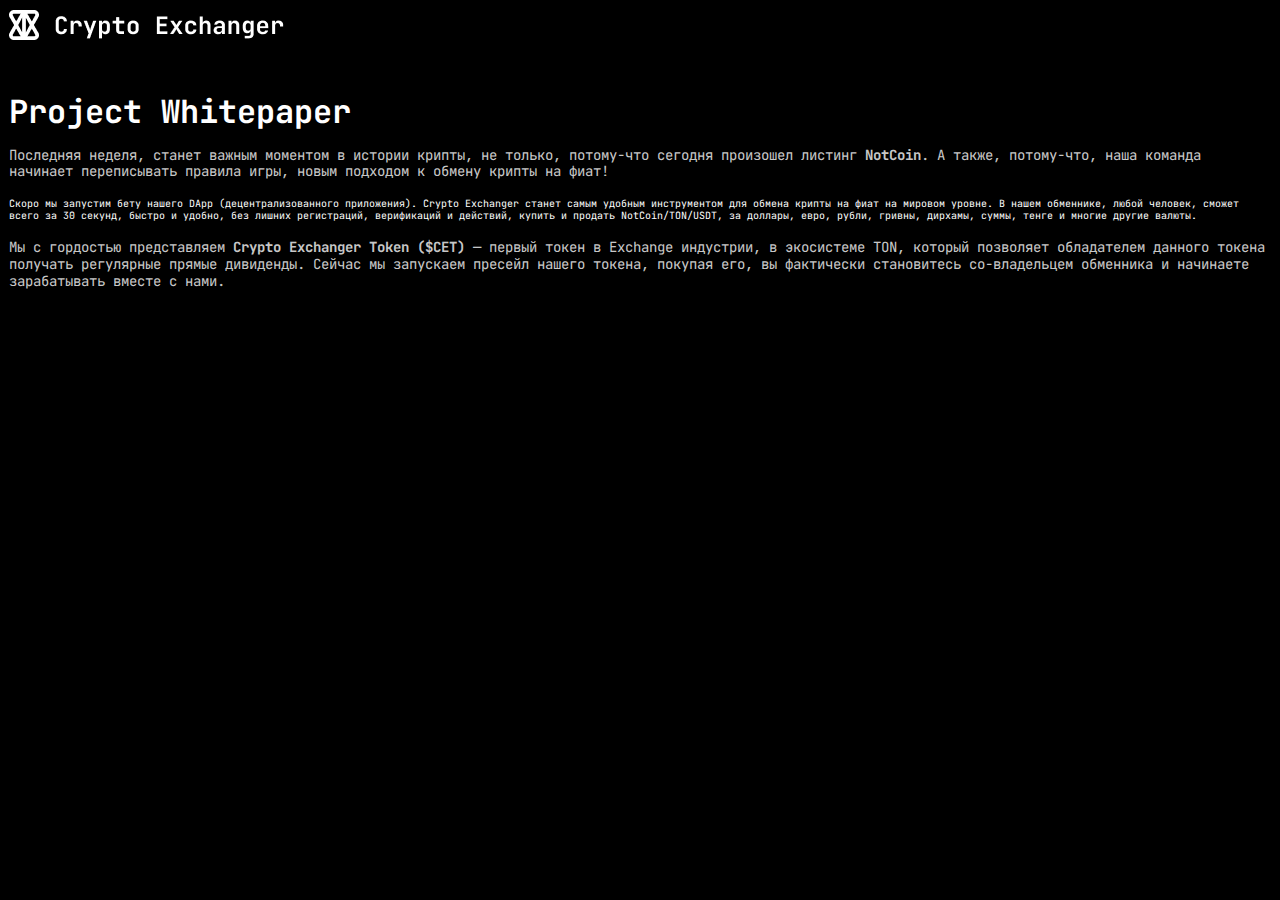
<file: inedx.html>
<!DOCTYPE html>
<html lang="en">

<head>
    <meta charset="UTF-8">
    <meta http-equiv="X-UA-Compatible" content="IE=edge">
    <meta name="viewport" content="width=device-width, initial-scale=1.0">
    <title>Document</title>
    <link rel="stylesheet" href="style.css">
    <link rel="preconnect" href="https://fonts.googleapis.com">
    <link rel="preconnect" href="https://fonts.gstatic.com" crossorigin>
    <link
        href="https://fonts.googleapis.com/css2?family=Inter:wght@100..900&family=JetBrains+Mono:ital,wght@0,100..800;1,100..800&family=Poppins:ital,wght@0,100;0,200;0,300;0,400;0,500;0,600;0,700;0,800;0,900;1,100;1,200;1,300;1,400;1,500;1,600;1,700;1,800;1,900&family=Roboto+Mono:ital,wght@0,100..700;1,100..700&display=swap"
        rel="stylesheet">
</head>

<body>
    <section class="hero"><img src="/img/logo.png" alt=""></section>
    <section>
        <h2>Project Whitepaper</h2>
        <p class="gray-text">Последняя неделя, станет важным моментом в истории крипты, не только, потому-что сегодня
            произошел листинг <strong>NotCoin</strong>.
            А также, потому-что, наша команда начинает переписывать правила игры, новым подходом к обмену крипты на
            фиат!
        </p>
        <p class="second-text">Скоро мы запустим бету нашего DApp (децентрализованного приложения). Crypto Exchanger
            станет самым удобным инструментом для обмена крипты на фиат на мировом уровне. В нашем обменнике, любой
            человек, сможет всего за 30 секунд, быстро и удобно, без лишних регистраций, верификаций и действий, купить
            и продать NotCoin/TON/USDT, за доллары, евро, рубли, гривны, дирхамы, суммы, тенге и многие другие валюты.
        </p>
        <p class="gray-text">Мы с гордостью представляем <strong>Crypto Exchanger Token ($CET)</strong> — первый токен в
            Exchange индустрии, в экосистеме TON, который позволяет обладателем данного токена получать регулярные
            прямые дивиденды. Сейчас мы запускаем пресейл нашего токена, покупая его, вы фактически становитесь
            со-владельцем обменника и начинаете зарабатывать вместе с нами. 
        </p>
    </section>
</body>

</html>
</file>
<file: style.css>
:root {
  --font-family: "Roboto Mono", sans-serif;
  --second-family: "JetBrains Mono", sans-serif;
  --third-family: "Inter", sans-serif;
  --font3: "Poppins", sans-serif;
  --font4: "Arial", sans-serif;
}

body {
  margin: 0;
  padding: 0;
  background: #000;
  color: #fff;
}

section {
  padding: 9px;
}

h2 {
  font-family: var(--second-family);
  font-weight: 700;
  font-size: 32px;
  color: #fff;
  margin-bottom: 14px;
}

h3 {
  font-family: var(--second-family);
  font-weight: 700;
  font-size: 14px;
  color: #fff;
  line-height: 120%;
}

a {
  color: #0053f3;
  text-decoration: none;
}

ul,
ol {
  list-style-position: inside;
  padding-left: 0;
}

ol li {
  font-family: var(--font-family);
  font-weight: 400;
  font-size: 14px;
  line-height: 120%;
  color: #fff;
  margin-bottom: 14px;
}

.gray-text {
  font-family: var(--second-family);
  font-weight: 400;
  font-size: 14px;
  line-height: 120%;
  color: rgba(255, 255, 255, 0.8);
}

.white-text {
  font-family: var(--second-family);
  font-weight: 400;
  font-size: 14px;
  line-height: 120%;
  color: rgba(255, 255, 255, 0.8);
}

.second-text {
  font-family: var(--second-family);
  font-weight: 400;
  font-size: 10px;
  line-height: 115%;
  color: #fff;
  margin: 18px 0;
}

#tokenomika {
  background-image: url("img/tokenomika_bg.svg");
  background-repeat: no-repeat;
  background-size: contain;
  background-position-x: right;
}

.tokenomika-text {
  font-family: var(--font-family);
  font-weight: 500;
  font-size: 14px;
  line-height: 120%;
  color: #fff;
  border-radius: 15px;
  width: 249px;
  height: 75px;
  backdrop-filter: blur(3px);
  -webkit-backdrop-filter: blur(3px);
  background: rgba(0, 0, 0, 0.2);
}

.benefits {
  position: relative;
  overflow: clip;
}

.benefitbg {
  position: absolute;
  top: 21%;
  left: 0;
  z-index: -1;
  background: url("/img/benefitbg.svg") no-repeat;
  width: 607px;
  height: 795px;
}

.card {
  border: 1px solid rgba(255, 255, 255, 0.5);
  border-radius: 10px;
  padding: 12px 18px;
  backdrop-filter: blur(3px);
  -webkit-backdrop-filter: blur(3px);
  background: rgba(0, 0, 0, 0.2);
  margin-top: 40px;
  margin-bottom: 40px;
}

.gray-list {
  font-family: var(--second-family);
  font-weight: 400;
  font-size: 10px;
  color: rgba(255, 255, 255, 0.8);
}

.center {
  text-align: center;
}

.right {
  text-align: right;
}

.send-button-block {
  border: 1px solid rgba(255, 255, 255, 0.5);
  border-radius: 16px;
  font-family: var(--font-family);
  font-weight: 500;
  font-size: 10px;
  color: #fff;
}

.send-button-title {
  font-family: var(--font-family);
  font-weight: 700;
  font-size: 14px;
  color: #fff;
}

.send-button-content {
  padding: 20px 38px 20px 38px;
}

.copy-area {
  display: flex;
  flex-direction: row;
  flex-wrap: nowrap;
  justify-content: space-between;
  align-items: center;
  align-content: stretch;
}

.send-button {
  border-radius: 16px;
  padding: 23px 90px;
  background: #0053f3;
  border: none;
  font-family: var(--font-family);
  font-weight: 500;
  font-size: 14px;
  text-align: center;
  color: #fff;
  width: 100%;
  cursor: pointer;
  box-shadow: 0 0 0 1px #0053f3;
}

.benefits-item {
  border: 1px solid rgba(255, 255, 255, 0.5);
  border-radius: 10px;
  backdrop-filter: blur(4px);
  -webkit-backdrop-filter: blur(4px);
  background: rgba(0, 0, 0, 0.2);
  padding: 29px 25px;
  margin-left: 48px;
  font-family: var(--font-family);
  font-weight: 400;
  font-size: 14px;
  line-height: 120%;
  color: #fff;
  margin-bottom: 20px;
  position: relative;
}

.nums {
  font-family: var(--second-family);
  font-weight: 700;
  font-size: 128px;
  color: #fff;
  position: absolute;
  top: 70px;
  left: -50px;
}

.filosofiya {
  position: relative;
  margin-top: 80px;
  margin-bottom: 80px;

  p {
    font-family: var(--font-family);
    font-weight: 500;
    font-size: 14px;
    line-height: 120%;
    color: #fff;
  }
}

.coin1 {
  position: absolute;
  top: -40px;
  left: 10px;
}

.coin2 {
  position: absolute;
  bottom: -60px;
  right: 10px;
}

.full {
  width: 100%;
  padding: unset;
}

.problem-item {
  position: relative;
  display: flex;
  flex-direction: row;
  flex-wrap: nowrap;
  justify-content: flex-start;
  align-items: flex-start;
  align-content: stretch;
  column-gap: 5px;
  border-radius: 0 2px 2px 0;
  border-top: 3px solid #fff;
  padding: 19px 0 13px 0;
}

.problem-item::before {
  content: "";
  position: absolute;
  top: -13px;
  left: -13px;
  width: 25px;
  height: 25px;
  background: url("img/vector.png") no-repeat;
}

.problem-last {
  border-bottom: 3px solid #fff;
}

.problem-last::after {
  content: "";
  position: absolute;
  bottom: -14px;
  right: -8px;
  width: 25px;
  height: 25px;
  background: url("img/vector.png") no-repeat;
  transform: rotate(-180deg);
}

.problem-num {
  font-family: var(--second-family);
  font-weight: 700;
  font-size: 128px;
  color: #fff;
  line-height: 110px;
}

.problem-text {
  font-family: var(--font-family);
  font-weight: 500;
  font-size: 14px;
  line-height: 120%;
  color: #fff;
}

.solution-title {
  padding-left: 50px;
  position: relative;
}

.solution {
  overflow-x: clip;
}

.solution-text {
  font-family: var(--font-family);
  font-weight: 500;
  font-size: 14px;
  line-height: 120%;
  color: #fff;
}

.solution-title::before {
  position: absolute;
  left: 0;
  top: 7px;
  background: url("/img/solution-icon.png") no-repeat;
  width: 25px;
  height: 25px;
  content: "";
}

.solution-title::after {
  position: absolute;
  top: 70px;
  right: 0;
  content: "";
  width: 467px;
  height: 411px;
  background: #fff;
  filter: blur(613.6090087890625px);
  -webkit-filter: blur(613.6090087890625px);
  z-index: -2;
}

.solution-img {
  z-index: -2;
  margin-top: -65px;
  margin-bottom: -50px;
  background: url(img/Galaxy\ Note\ 20\ Ultra\ CET.svg) no-repeat;
  background-size: 753px 487px;
  height: 487px;
  width: 753px;
  position: relative;
  left: -150px;
  top: -10px;
}

.solution-block {
  border-radius: 10px;
  background: #1c1c1e;
  font-family: var(--font-family);
  font-weight: 400;
  font-size: 10px;
  line-height: 115%;
  color: rgba(255, 255, 255, 0.8);
  padding: 20px;
  z-index: 50;
  margin-bottom: 14px;
}

.send-button-block h3 {
  font-family: var(--font-family);
  font-weight: 500;
  font-size: 14px;
  line-height: 120%;
  color: #fff;
}

.referal {
  position: relative;
  overflow-x: hidden;
}

.ref-iphone {
  margin-bottom: 35px;
}

.blue-circle {
  position: absolute;
  top: 60px;
  left: 0;
  width: 400px;
  height: 400px;
  border-radius: 100%;
  background: #0af;
  filter: blur(613.6090087890625px);
  -webkit-filter: blur(613.6090087890625px);
  background: url("img/Ellipse\ 2.svg");
  z-index: -2;
}

.ref-title {
  font-family: var(--font-family);
  font-weight: 700;
  font-size: 14px;
  line-height: 120%;
  color: #fff;
}

.marketing-subtitle {
  font-family: var(--font-family);
  font-weight: 500;
  font-size: 14px;
  line-height: 120%;
  color: #fff;
}

.third-text {
  font-family: var(--font-family);
  font-weight: 400;
  font-size: 10px;
  line-height: 115%;
  color: #fff;
}

.member {
  border-radius: 16px;
  width: 197px;
  height: 96px;
  background: #ff535c;
}

/* Slider */

.items {
  position: relative;
  width: 100%;
  overflow: hidden;
  white-space: nowrap;
  font-size: 0;
  cursor: pointer;
  margin-bottom: 34px;

  &.active {
    cursor: grab;
  }
}

.item {
  display: inline-flex;
  align-items: center;
  align-content: center;
  flex-direction: column;
  border-radius: 16px;
  margin-left: 14px;
  user-select: none;
  width: 197px;
  height: 96px;
  background: #ff535c;
  color: #fff;
  padding: 15px 9px;
  text-align: center;

  &:first-child {
    margin-top: 5px;
  }

  &:last-child {
    margin-right: 20px;
  }
}

.item p {
  font-family: var(--font-family);
  font-weight: 400;
  font-size: 12px;
  color: #fff;
  opacity: 0.8;
}

.member-name {
  font-family: var(--font-family);
  font-weight: 700;
  font-size: 14px;
  line-height: 300%;
  color: #fff;
  margin: 0;
  padding: 0;
}

.we-did {
  margin-bottom: 30px;
  position: relative;
}

.we-did-image-area {
  position: absolute;
}

.we-did img {
  margin-right: -90px;
  width: 281px;
}

.done {
  border: 1px solid rgba(255, 255, 255, 0.5);
  border-radius: 12px;
  backdrop-filter: blur(3px);
  -webkit-backdrop-filter: blur(3px);
  background: rgba(0, 0, 0, 0.2);
  padding: 11px 14px;
  margin-left: 35%;
}

.done ul {
  list-style-position: inside;
  padding-left: 0;
}

.roadmap ul {
  padding-top: 50px;
  padding-left: 82px;
  font-family: var(--font-family);
  font-weight: 400;
  font-size: 10px;
  line-height: 115%;
  color: #fff;
}

.roadmap-content {
  position: relative;
}

.timeline {
  position: absolute;
  top: 0;
  left: 41px;
  border-radius: 3px;
  width: 3px;
  height: 105%;
  background: #faf9f9;
  z-index: -3;
}

.timeline-end {
  position: absolute;
  background: url("img/timeline-end.svg");
  width: 25px;
  height: 25px;
  left: 30px;
  z-index: -1;
}

.quarter {
  position: relative;
}

.qnum {
  position: absolute;
  left: 15px;
  font-family: var(--font-family);
  font-weight: 700;
  font-size: 16px;
  line-height: 100%;
  color: #fff;
  border-radius: 100%;
  border: 3px solid #fff;
  background: #000;
  width: 50px;
  height: 50px;
  display: flex;
  align-items: center;
  justify-content: center;
  text-align: center;
}

.final-text {
  font-family: var(--font-family);
  font-weight: 700;
  font-size: 14px;
  line-height: 115%;
  color: #fff;
}

.final-subtitle {
  font-family: var(--font-family);
  font-weight: 400;
  font-size: 10px;
  line-height: 115%;
  color: #cdcdcd;
  margin-bottom: 30px;
}

.wallet-title {
  font-family: var(--font-family);
  font-weight: 700;
  font-size: 10px;
  line-height: 115%;
  color: #fff;
  padding-left: 17px;
}

.wallet-info {
  font-family: var(--font-family);
  font-weight: 400;
  font-size: 10px;
  line-height: 115%;
  color: rgba(255, 255, 255, 0.8);
  padding-left: 17px;
}

.button {
  display: flex;
  flex-direction: row;
  flex-wrap: nowrap;
  justify-content: center;
  align-items: center;
  align-content: flex-end;
  column-gap: 16px;
  color: #fff;
  font-family: var(--font-family);
  font-weight: 500;
  font-size: 14px;
  text-align: center;
  border-radius: 16px;
  padding: 21px 0;
  width: 100%;
  background: #0053f3;
  margin-top: 14px;
  margin-bottom: 22px;
}

.white-p {
  font-family: var(--font-family);
  font-weight: 500;
  font-size: 14px;
  line-height: 120%;
  color: #fff;
}

.image-top {
  font-family: var(--font-family);
  font-weight: 500;
  font-size: 14px;
  line-height: 120%;
  color: #fff;
  padding: 21px 24px;
}

.meme-block {
  border-radius: 10px;
  background: #1c1c1e;
}

.image-bottom {
  font-family: var(--font-family);
  font-weight: 400;
  font-size: 10px;
  line-height: 115%;
  color: rgba(255, 255, 255, 0.8);
  padding: 14px 24px 21px 24px;
}

.meme-container {
  width: 100%;
  height: auto;
  object-fit: cover;
}

.problem-descr {
  font-family: var(--font-family);
  font-weight: 500;
  font-size: 14px;
  line-height: 120%;
  color: #fff;
  margin-top: 30px;
  margin-bottom: 16px;
}

.after-problems {
  margin-top: 30px;
  font-family: var(--font-family);
  font-weight: 500;
  font-size: 14px;
  line-height: 120%;
  color: #fff;
}

.ref-subtitle {
  font-family: var(--font-family);
  font-weight: 500;
  font-size: 14px;
  line-height: 120%;
  color: #fff;
}

.ref-text {
  font-family: var(--font-family);
  font-weight: 400;
  font-size: 10px;
  line-height: 115%;
  color: rgba(255, 255, 255, 0.8);
}

.hero1 {
  font-family: var(--font-family);
  font-weight: 500;
  font-size: 13px;
  line-height: 120%;
  color: rgba(255, 255, 255, 0.8);
}

.hero2 {
  font-family: var(--second-family);
  font-weight: 400;
  font-size: 10px;
  line-height: 115%;
  color: #fff;
  margin-top: 24px;
  margin-bottom: 40px;
}

.hero3 {
  font-family: var(--font-family);
  font-weight: 500;
  font-size: 14px;
  line-height: 120%;
  color: rgba(255, 255, 255, 0.8);
  margin-bottom: 94px;
}

.distribution1 {
  font-family: var(--second-family);
  font-weight: 400;
  font-size: 10px;
  color: #fff;
}

.distribution2 {
  font-family: var(--second-family);
  font-weight: 400;
  font-size: 10px;
  color: rgba(255, 255, 255, 0.8);
  margin-bottom: -10px;
}

.cookies-text {
  font-family: var(--second-family);
  font-weight: 400;
  font-size: 10px;
  color: rgba(255, 255, 255, 0.8);
  text-align: right;
}

.tokenomika-list {
  font-family: var(--second-family);
  font-weight: 400;
  font-size: 10px;
  color: rgba(255, 255, 255, 0.8);
}

.problems ol {
  list-style: none;
}

.solution-text3 {
  font-family: var(--font-family);
  font-weight: 400;
  font-size: 10px;
  line-height: 115%;
  color: #fff;
  margin-top: 47px;
}

.quote {
  padding-left: 72px;
}

.sucess-descr {
  font-family: var(--font-family);
  font-weight: 500;
  font-size: 14px;
  line-height: 120%;
  color: #fff;
  margin-bottom: 30px;
}

.sucess-subtitle {
  font-family: var(--font-family);
  font-weight: 400;
  font-size: 10px;
  line-height: 115%;
  color: rgba(255, 255, 255, 0.8);
}

.card-title {
  font-family: var(--second-family);
  font-weight: 400;
  font-size: 10px;
  color: rgba(255, 255, 255, 0.8);
  margin-bottom: 24px;
}

.card-right {
  font-family: var(--second-family);
  font-weight: 400;
  font-size: 10px;
  text-align: right;
  color: rgba(255, 255, 255, 0.8);
}

.undercard {
  font-family: var(--font-family);
  font-weight: 400;
  font-size: 10px;
  line-height: 115%;
  color: rgba(255, 255, 255, 0.8);
  margin-bottom: 30px;
}

.market-subtitle {
  font-family: var(--font-family);
  font-weight: 400;
  font-size: 14px;
  line-height: 120%;
  color: #fff;
}

/* * {
outline: 1px solid red;
} */
</file>
